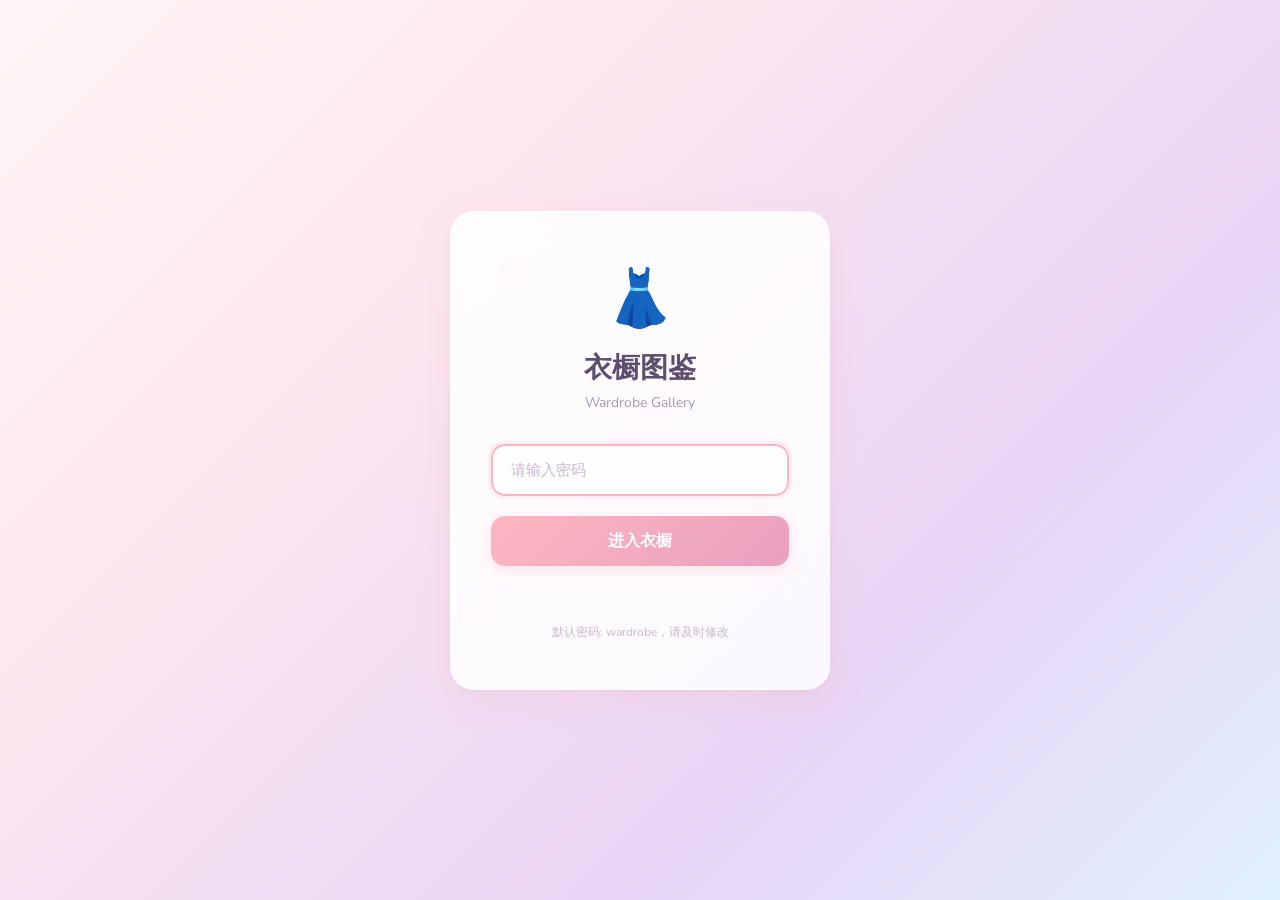
<file: web/login.html>
<!DOCTYPE html>
<html lang="zh-CN">
<head>
<meta charset="UTF-8">
<meta name="viewport" content="width=device-width, initial-scale=1.0">
<title>衣橱图鉴 - 登录</title>
<link rel="preconnect" href="https://fonts.googleapis.com">
<link href="https://fonts.googleapis.com/css2?family=Fredoka:wght@400;500;600;700&family=Nunito:wght@300;400;500;600;700&display=swap" rel="stylesheet">
<style>
*{margin:0;padding:0;box-sizing:border-box}
body{min-height:100vh;display:flex;align-items:center;justify-content:center;background:linear-gradient(135deg,#FFF5F7 0%,#FDE8EF 30%,#E8D5F5 70%,#E0F0FF 100%);font-family:'Nunito',sans-serif}
.login-card{background:rgba(255,255,255,0.85);backdrop-filter:blur(20px);border-radius:24px;padding:48px 40px;width:380px;max-width:90vw;box-shadow:0 8px 32px rgba(255,182,193,0.25),0 2px 8px rgba(0,0,0,0.04);text-align:center;border:1px solid rgba(255,255,255,0.6)}
.login-icon{font-size:56px;margin-bottom:12px;display:block}
.login-title{font-family:'Fredoka',sans-serif;font-size:28px;color:#5D4E6D;margin-bottom:6px;font-weight:600}
.login-subtitle{font-size:14px;color:#A898B8;margin-bottom:32px}
.login-input{width:100%;padding:14px 18px;border:2px solid #F0E0E6;border-radius:14px;font-size:15px;font-family:'Nunito',sans-serif;background:rgba(255,255,255,0.7);color:#5D4E6D;outline:none;transition:border-color .2s,box-shadow .2s}
.login-input:focus{border-color:#FFB6C1;box-shadow:0 0 0 3px rgba(255,182,193,0.2)}
.login-input::placeholder{color:#C8B8D0}
.login-btn{width:100%;padding:14px;margin-top:20px;border:none;border-radius:14px;font-size:16px;font-family:'Fredoka',sans-serif;font-weight:600;color:white;background:linear-gradient(135deg,#FFB6C1,#E8A0BF);cursor:pointer;transition:transform .15s,box-shadow .2s;box-shadow:0 4px 16px rgba(255,182,193,0.35)}
.login-btn:hover{transform:translateY(-2px);box-shadow:0 6px 20px rgba(255,182,193,0.45)}
.login-btn:active{transform:translateY(0)}
.login-error{color:#E8747C;font-size:13px;margin-top:14px;min-height:20px}
.login-hint{font-size:12px;color:#C8B8D0;margin-top:24px}
</style>
</head>
<body>
<div class="login-card">
  <span class="login-icon">👗</span>
  <div class="login-title">衣橱图鉴</div>
  <div class="login-subtitle">Wardrobe Gallery</div>
  <form id="loginForm" onsubmit="return handleLogin(event)">
    <input type="password" id="password" class="login-input" placeholder="请输入密码" autofocus>
    <button type="submit" class="login-btn">进入衣橱</button>
  </form>
  <div id="error" class="login-error"></div>
  <div class="login-hint">默认密码: wardrobe，请及时修改</div>
</div>
<script>
async function handleLogin(e){
  e.preventDefault();
  const pwd=document.getElementById('password').value;
  const errEl=document.getElementById('error');
  errEl.textContent='';
  try{
    const resp=await fetch('/api/login',{method:'POST',headers:{'Content-Type':'application/json'},body:JSON.stringify({password:pwd})});
    const data=await resp.json();
    if(data.success){
      localStorage.setItem('wardrobe_token',data.token);
      window.location.href='/';
    }else{
      errEl.textContent=data.error||'密码错误';
    }
  }catch(err){
    errEl.textContent='连接失败';
  }
  return false;
}
</script>
</body>
</html>
</file>
